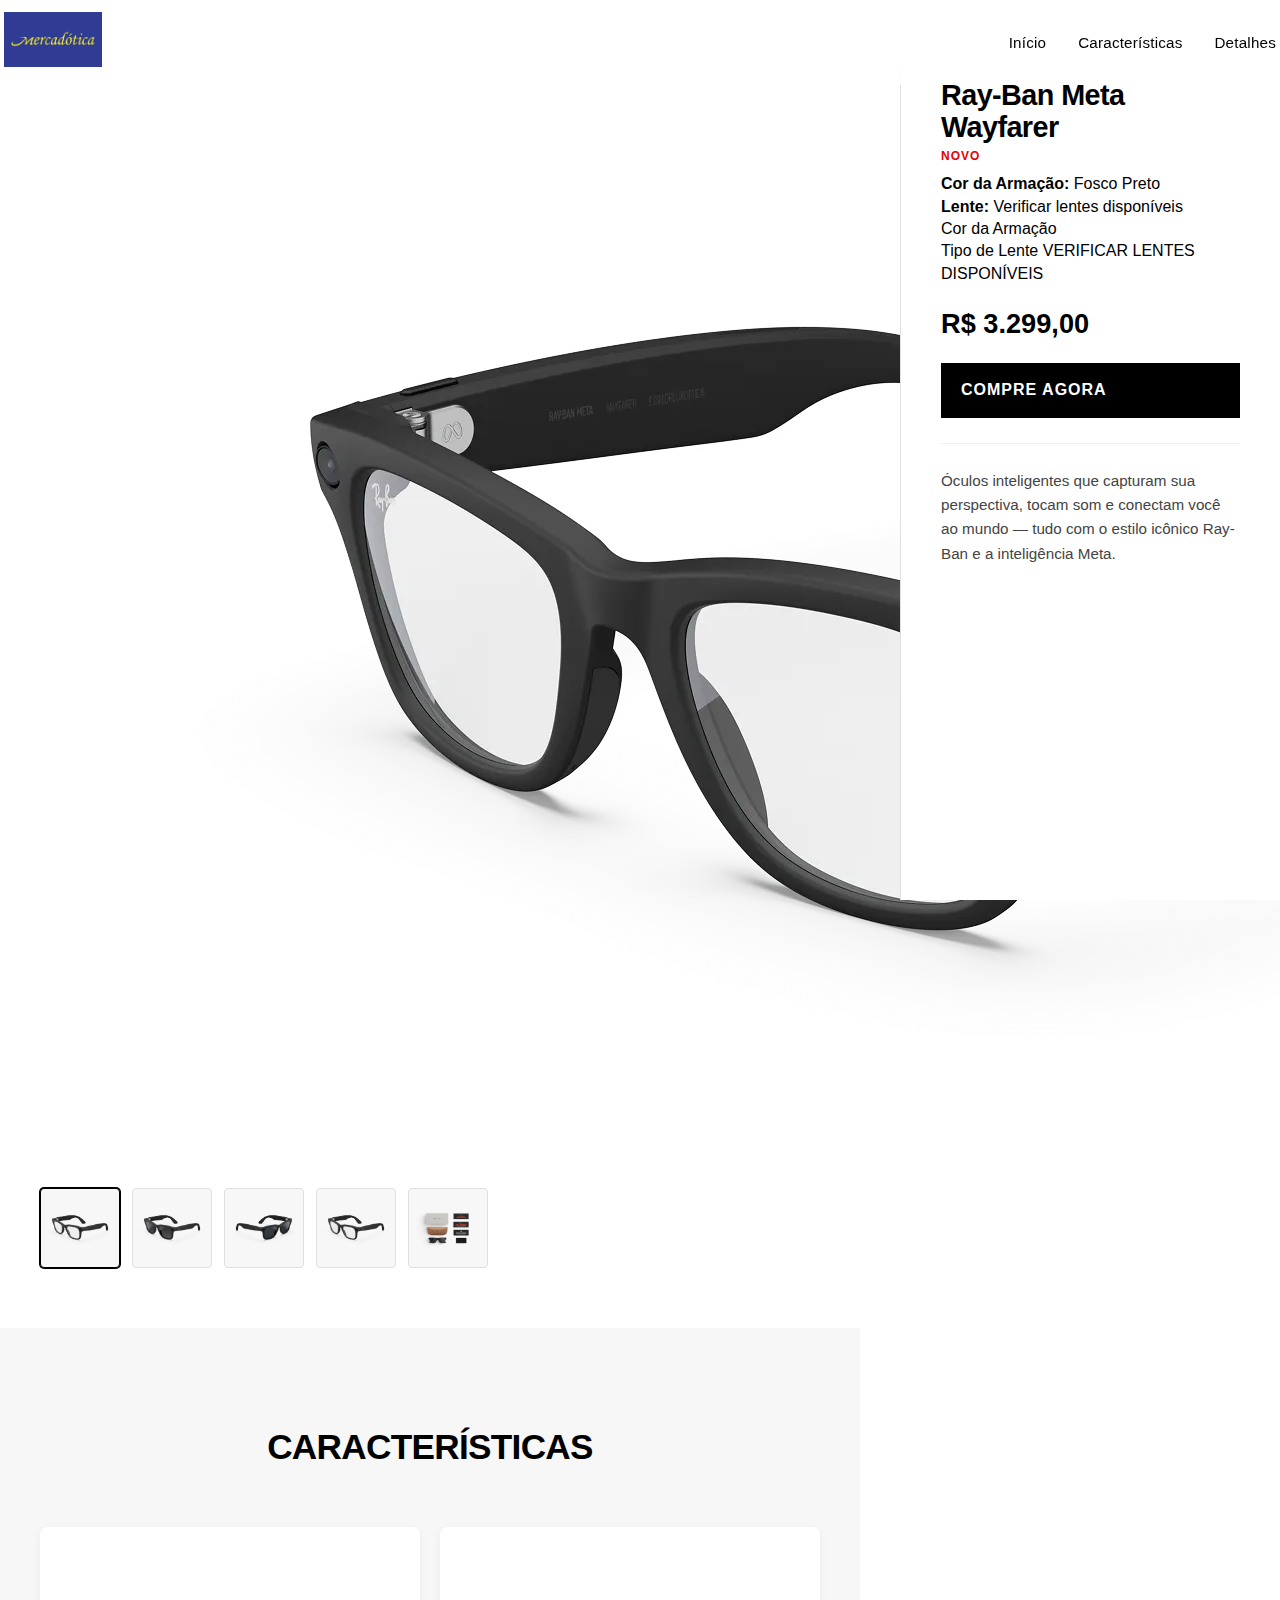
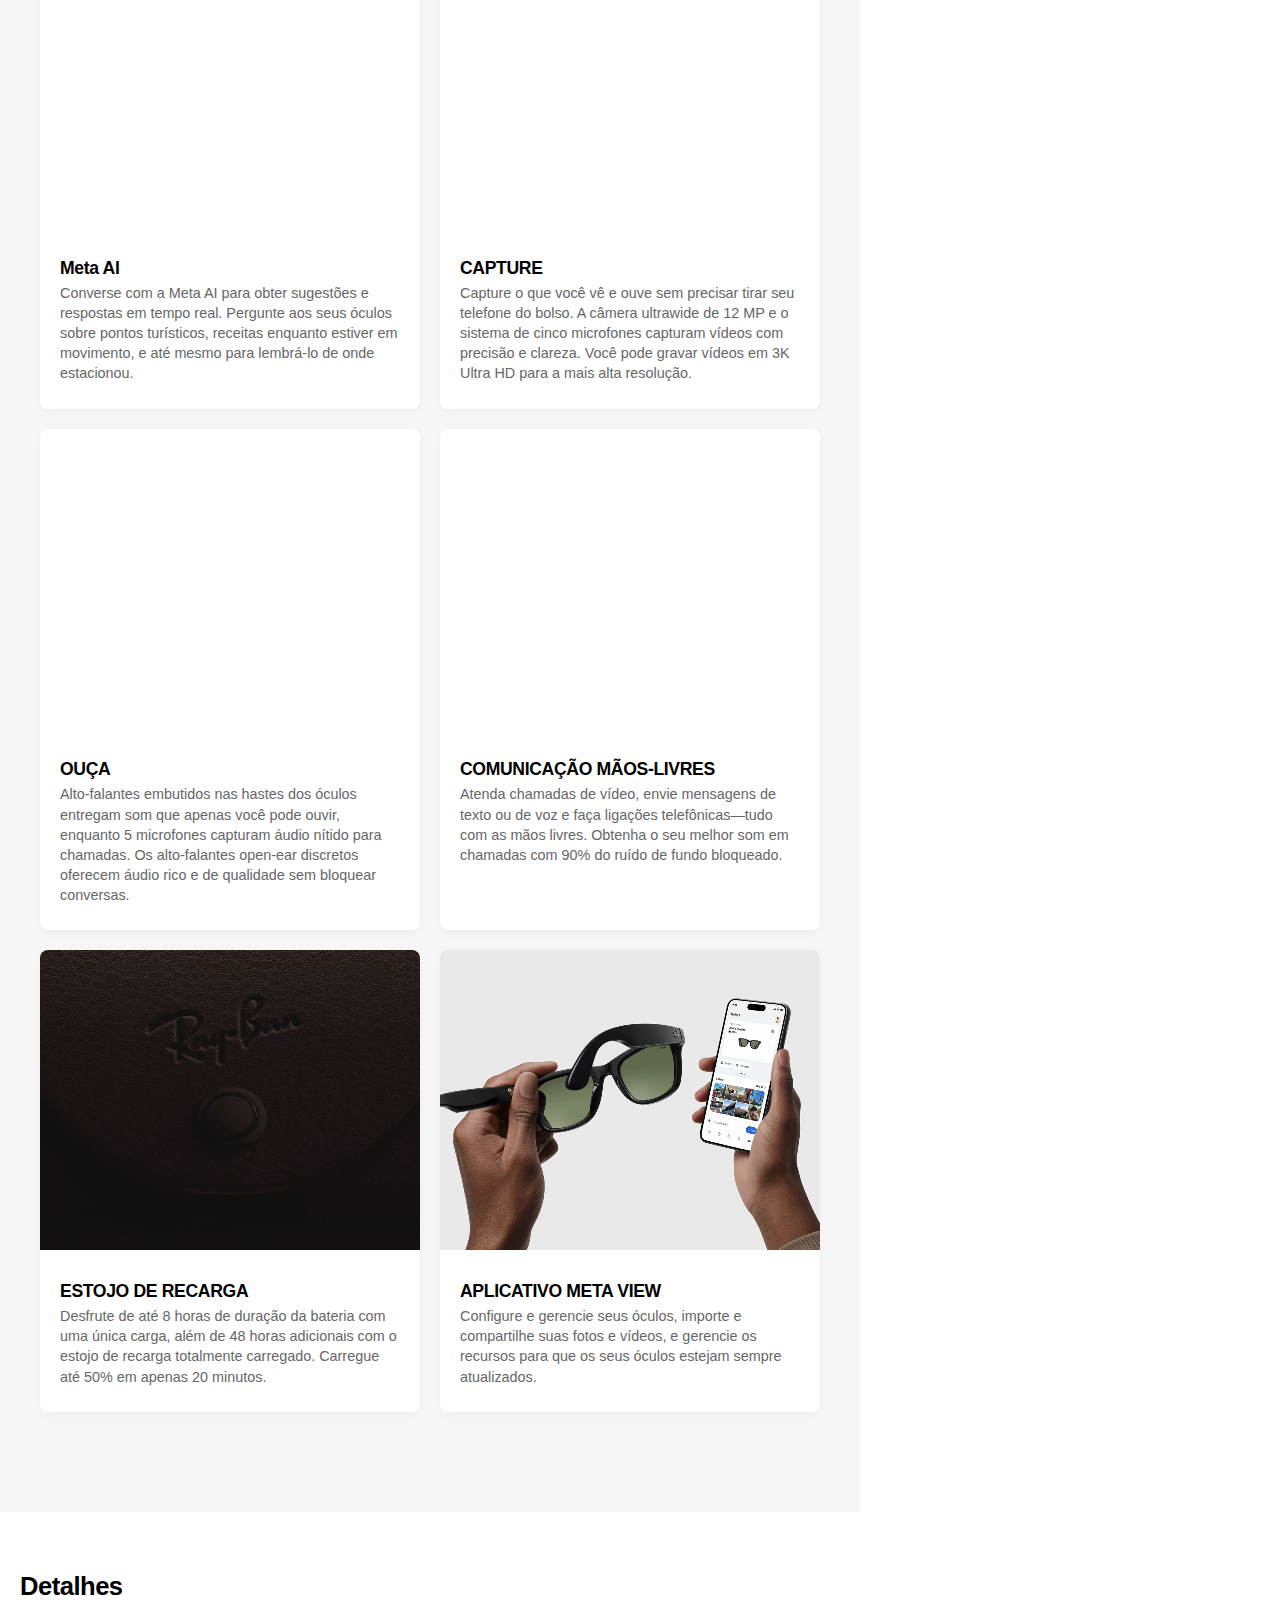
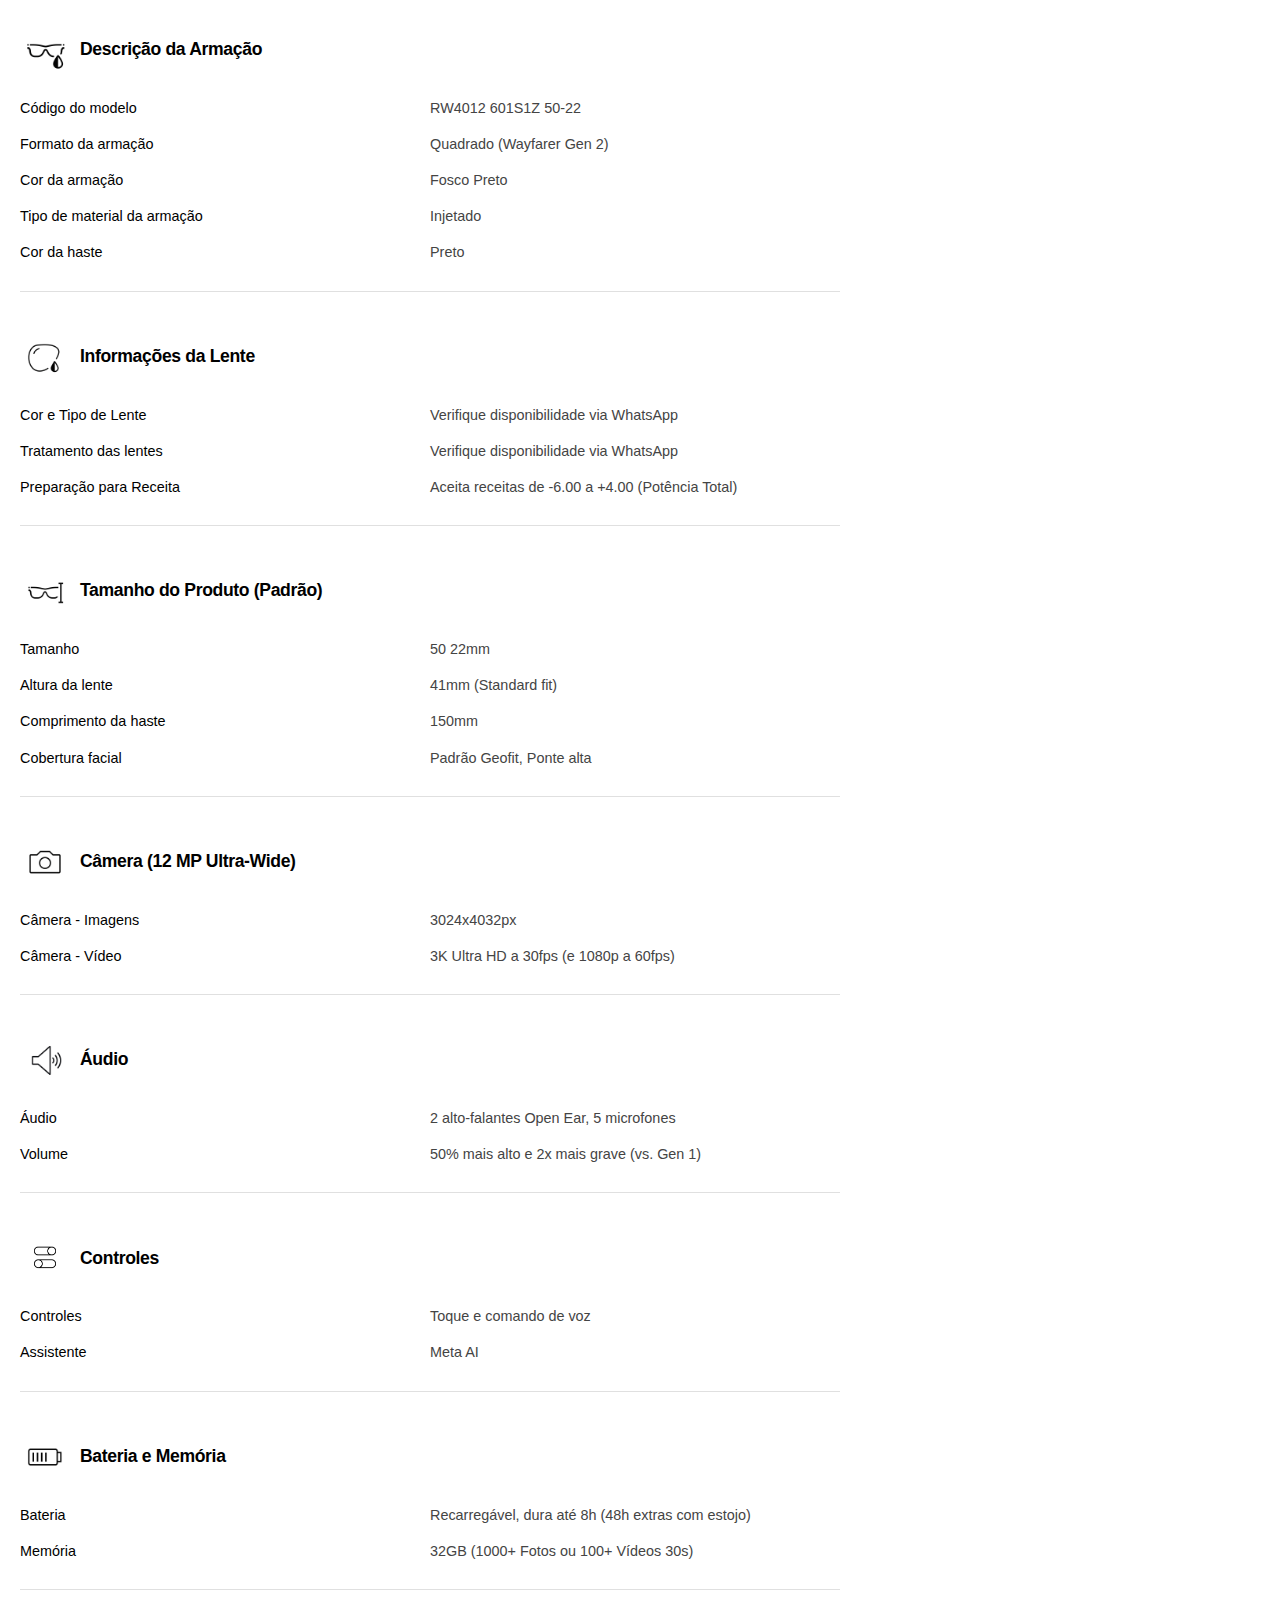
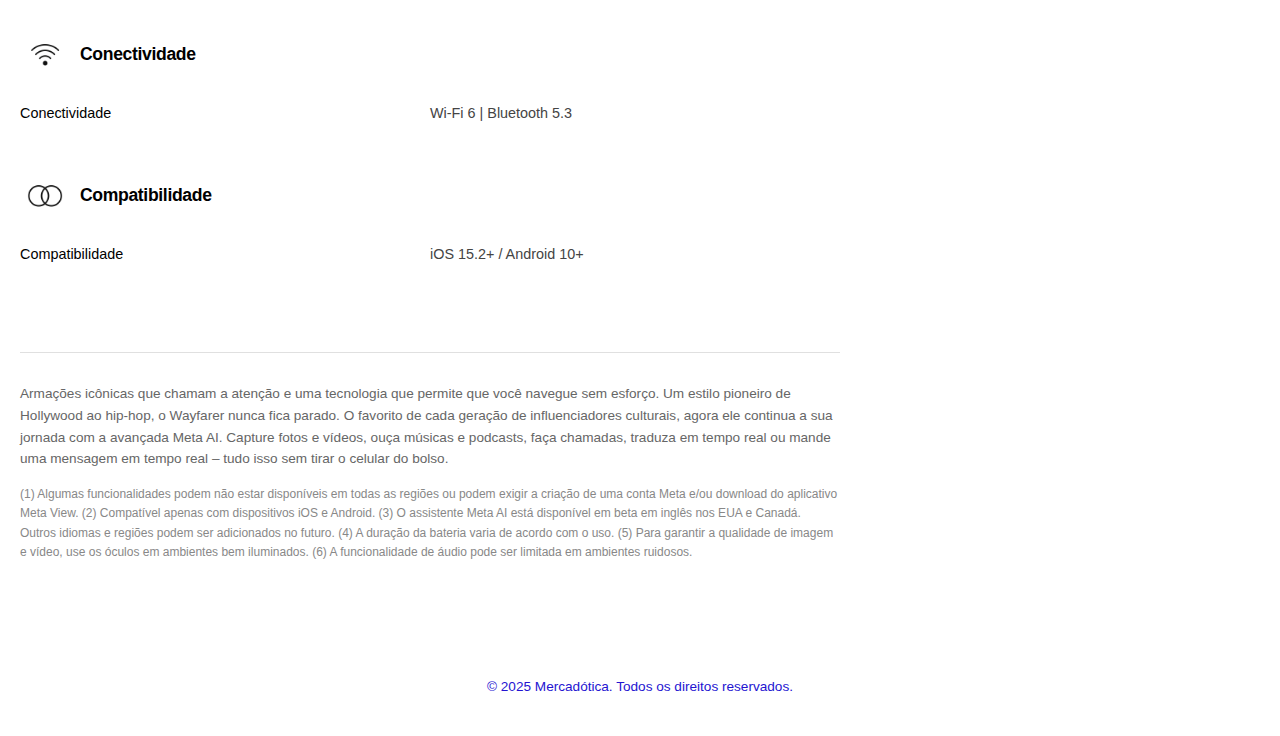
<file: wayfarer.html>
<!DOCTYPE html>
<html lang="pt-BR">

<head>
    <meta charset="UTF-8">
    <meta name="viewport" content="width=device-width, initial-scale=1.0">
    <title>Ray-Ban Meta | Wayfarer</title>

    <link rel="stylesheet" href="stylesRay.css">

</head>

<body>

    <header class="navbar">
        <div class="logo">
            <img src="mercadotica.png" alt="Mercadótica Logo">
        </div>
        <nav>
            <ul class="nav-links">
                <li><a href="index.html">Início</a></li>
                <li><a href="#caracteristicas">Características</a></li>
                <li><a href="#detalhes">Detalhes</a></li>
            </ul>
        </nav>
    </header>

    <main id="inicio">

        <section class="produto-detalhe" id="produtos">

            <div class="produto-container">
                <div class="galeria-produto">
                    <div class="imagem-principal-container">
                        <img id="imagem-principal" src="pretopolarizado.webp" alt="Ray-Ban Meta Wayfarer Fosco Preto">
                    </div>
                    <div class="miniaturas" id="miniaturas-galeria">
                    </div>
                </div>
            </div>

            <div class="side-info-panel">
                <div class="produto-info">
                    <h1>Ray-Ban Meta Wayfarer</h1>
                    <p class="tag-novo">NOVO</p>

                    <p class="cor-selecionada-texto">
                        <strong>Cor da Armação:</strong> <span id="cor-selecionada-nome">Fosco Preto</span><br>
                        <strong>Lente:</strong> <span id="lente-selecionada-nome">Verificar lentes disponíveis</span>
                    </p>

                    <div class="modelos-opcoes">

                        <div class="opcoes-grupo">
                            <label for="cores-lista">Cor da Armação</label>
                            <div class="opcoes-lista cores-lista" id="cores-lista">

                                <div class="opcao-item opcao-cor selected" data-cor="Fosco Preto"
                                    data-lente-padrao="Transitions" onclick="selecionarCor(this)">
                                    <div class="cor-mini" style="background-color: #000000;"></div>
                                </div>

                                <div class="opcao-item opcao-cor" data-cor="Azul Cósmico Brilhante "
                                    data-lente-padrao="Transitions" onclick="selecionarCor(this)">
                                    <div class="cor-mini" style="background-color: #2f2f82;"></div>
                                </div>

                                <div class="opcao-item opcao-cor" data-cor="Preto Brilhante "
                                    data-lente-padrao="Transitions" onclick="selecionarCor(this)">
                                    <div class="cor-mini" style="background-color: #111111;"></div>
                                </div>
                            </div>
                        </div>

                        <div class="opcoes-grupo">
                            <label for="btn-verificar-lentes">Tipo de Lente</label>
                            <a id="btn-verificar-lentes"
                                href="https://wa.me/557734296068?text=Olá,%20gostaria%20de%20verificar%20as%20lentes%20disponíveis%20para%20o%20Ray-Ban%20Meta%20Wayfarer%20na%20cor%20[COR_SELECIONADA]"
                                target="_blank" class="btn-verificar-lentes">
                                VERIFICAR LENTES DISPONÍVEIS
                            </a>
                        </div>

                    </div>
                    <p class="preco">R$ 3.299,00</p>
                    <a href="https://wa.me/557734296068?text=Olá,%20quero%20comprar%20o%20Ray-Ban%20Meta%20Wayfarer%20[COR_SELECIONADA]"
                        target="_blank" class="btn-comprar" id="btn-comprar">COMPRE AGORA</a>

                    <p class="descricao">Óculos inteligentes que capturam sua perspectiva, tocam som e conectam você ao
                        mundo — tudo com o estilo icônico Ray-Ban e a inteligência Meta.</p>
                </div>
            </div>

        </section>

        <section class="meta-ai-section" id="caracteristicas">
            <h2>CARACTERÍSTICAS</h2>
            <div class="meta-ai-cards">
                <div class="meta-card">
                    <video autoplay muted loop playsinline>
                        <source src="videoCabeloRosa.mp4" type="video/webm">
                    </video>
                    <div class="meta-card-text">
                        <h3>Meta AI</h3>
                        <p>Converse com a Meta AI para obter sugestões e respostas em tempo real. Pergunte aos seus
                            óculos sobre pontos turísticos, receitas enquanto estiver em movimento, e até mesmo para
                            lembrá-lo de onde estacionou.</p>
                    </div>
                </div>

                <div class="meta-card">
                    <video autoplay muted loop playsinline>
                        <source src="video2.mp4" type="video/mp4">
                    </video>
                    <div class="meta-card-text">
                        <h3>CAPTURE</h3>
                        <p>Capture o que você vê e ouve sem precisar tirar seu telefone do bolso. A câmera ultrawide de
                            12 MP e o sistema de cinco microfones capturam vídeos com precisão e clareza. Você pode
                            gravar vídeos em 3K Ultra HD para a mais alta resolução.</p>
                    </div>
                </div>

                <div class="meta-card">
                    <video autoplay muted loop playsinline>
                        <source src="videoPraia.mp4" type="video/mp4">
                    </video>
                    <div class="meta-card-text">
                        <h3>OUÇA</h3>
                        <p>Alto-falantes embutidos nas hastes dos óculos entregam som que apenas você pode ouvir,
                            enquanto 5 microfones capturam áudio nítido para chamadas. Os alto-falantes open-ear
                            discretos oferecem áudio rico e de qualidade sem bloquear conversas.</p>
                    </div>
                </div>

                <div class="meta-card">
                    <video autoplay muted loop playsinline>
                        <source src="videoAudio.mp4" type="video/mp4">
                    </video>
                    <div class="meta-card-text">
                        <h3>COMUNICAÇÃO MÃOS-LIVRES</h3>
                        <p>Atenda chamadas de vídeo, envie mensagens de texto ou de voz e faça ligações telefônicas—tudo
                            com as mãos livres. Obtenha o seu melhor som em chamadas com 90% do ruído de fundo
                            bloqueado.</p>
                    </div>
                </div>

                <div class="meta-card">
                    <video autoplay muted loop playsinline>
                        <source src="VideoEstojo.mp4" type="video/mp4">
                    </video>
                    <div class="meta-card-text">
                        <h3>ESTOJO DE RECARGA</h3>
                        <p>Desfrute de até 8 horas de duração da bateria com uma única carga, além de 48 horas
                            adicionais com o estojo de recarga totalmente carregado. Carregue até 50% em apenas 20
                            minutos.</p>
                    </div>
                </div>

                <div class="meta-card">
                    <video autoplay muted loop playsinline>
                        <source src="VideoApp.webm" type="video/mp4">
                    </video>
                    <div class="meta-card-text">
                        <h3>APLICATIVO META VIEW</h3>
                        <p>Configure e gerencie seus óculos, importe e compartilhe suas fotos e vídeos, e gerencie os
                            recursos para que os seus óculos estejam sempre atualizados.</p>
                    </div>
                </div>
            </div>
        </section>

        <section class="detalhes-produto" id="detalhes">
            <h2>Detalhes</h2>

            <div class="detalhes-grid">
                <div class="detalhe-item">
                    <div class="detalhe-titulo">
                        <img src="armacao_icon.png" alt="Descrição da Armação">
                        <h3>Descrição da Armação</h3>
                    </div>
                    <table>
                        <tr>
                            <th>Código do modelo</th>
                            <td id="detalhe-cod-modelo">RW4012 601S1Z 50-22</td>
                        </tr>
                        <tr>
                            <th>Formato da armação</th>
                            <td>Quadrado (Wayfarer Gen 2)</td>
                        </tr>
                        <tr>
                            <th>Cor da armação</th>
                            <td id="detalhe-cor-armacao">Fosco Preto</td>
                        </tr>
                        <tr>
                            <th>Tipo de material da armação</th>
                            <td>Injetado</td>
                        </tr>
                        <tr>
                            <th>Cor da haste</th>
                            <td>Preto</td>
                        </tr>
                    </table>
                </div>

                <div class="detalhe-item">
                    <div class="detalhe-titulo">
                        <img src="lente_icon.png" alt="Informações da Lente">
                        <h3>Informações da Lente</h3>
                    </div>
                    <table>
                        <tr>
                            <th>Cor e Tipo de Lente</th>
                            <td id="detalhe-cor-tipo-lente">Verifique disponibilidade via WhatsApp</td>
                        </tr>
                        <tr>
                            <th>Tratamento das lentes</th>
                            <td id="detalhe-tratamento-lente">Verifique disponibilidade via WhatsApp</td>
                        </tr>
                        <tr>
                            <th>Preparação para Receita</th>
                            <td>Aceita receitas de -6.00 a +4.00 (Potência Total)</td>
                        </tr>
                    </table>
                </div>

                <div class="detalhe-item">
                    <div class="detalhe-titulo">
                        <img src="tamanho_icon.png" alt="Tamanho do Produto">
                        <h3>Tamanho do Produto (Padrão)</h3>
                    </div>
                    <table>
                        <tr>
                            <th>Tamanho</th>
                            <td>50 22mm</td>
                        </tr>
                        <tr>
                            <th>Altura da lente</th>
                            <td>41mm (Standard fit)</td>
                        </tr>
                        <tr>
                            <th>Comprimento da haste</th>
                            <td>150mm</td>
                        </tr>
                        <tr>
                            <th>Cobertura facial</th>
                            <td>Padrão Geofit, Ponte alta</td>
                        </tr>
                    </table>
                </div>

                <div class="detalhe-item">
                    <div class="detalhe-titulo">
                        <img src="camera_icon.png" alt="Câmera">
                        <h3>Câmera (12 MP Ultra-Wide)</h3>
                    </div>
                    <table>
                        <tr>
                            <th>Câmera - Imagens</th>
                            <td>3024x4032px</td>
                        </tr>
                        <tr>
                            <th>Câmera - Vídeo</th>
                            <td>3K Ultra HD a 30fps (e 1080p a 60fps)</td>
                        </tr>
                    </table>
                </div>

                <div class="detalhe-item">
                    <div class="detalhe-titulo">
                        <img src="audio_icon.png" alt="Áudio">
                        <h3>Áudio</h3>
                    </div>
                    <table>
                        <tr>
                            <th>Áudio</th>
                            <td>2 alto-falantes Open Ear, 5 microfones</td>
                        </tr>
                        <tr>
                            <th>Volume</th>
                            <td>50% mais alto e 2x mais grave (vs. Gen 1)</td>
                        </tr>
                    </table>
                </div>

                <div class="detalhe-item">
                    <div class="detalhe-titulo">
                        <img src="controles_icon.png" alt="Controles">
                        <h3>Controles</h3>
                    </div>
                    <table>
                        <tr>
                            <th>Controles</th>
                            <td>Toque e comando de voz</td>
                        </tr>
                        <tr>
                            <th>Assistente</th>
                            <td>Meta AI</td>
                        </tr>
                    </table>
                </div>

                <div class="detalhe-item">
                    <div class="detalhe-titulo">
                        <img src="bateria_icon.png" alt="Bateria e Memória">
                        <h3>Bateria e Memória</h3>
                    </div>
                    <table>
                        <tr>
                            <th>Bateria</th>
                            <td>Recarregável, dura até 8h (48h extras com estojo)</td>
                        </tr>
                        <tr>
                            <th>Memória</th>
                            <td>32GB (1000+ Fotos ou 100+ Vídeos 30s)</td>
                        </tr>
                    </table>
                </div>

                <div class="detalhe-item">
                    <div class="detalhe-titulo">
                        <img src="conectividade_icon.png" alt="Conectividade">
                        <h3>Conectividade</h3>
                    </div>
                    <table>
                        <tr>
                            <th>Conectividade</th>
                            <td>Wi-Fi 6 | Bluetooth 5.3</td>
                        </tr>
                    </table>
                </div>

                <div class="detalhe-item">
                    <div class="detalhe-titulo">
                        <img src="compatibilidade_icon.png" alt="Compatibilidade">
                        <h3>Compatibilidade</h3>
                    </div>
                    <table>
                        <tr>
                            <th>Compatibilidade</th>
                            <td>iOS 15.2+ / Android 10+</td>
                        </tr>
                    </table>
                </div>
            </div>

            <div class="legal-text">
                <p>Armações icônicas que chamam a atenção e uma tecnologia que permite que você navegue sem esforço. Um
                    estilo pioneiro de Hollywood ao hip-hop, o Wayfarer nunca fica parado. O favorito de cada geração de
                    influenciadores culturais, agora ele continua a sua jornada com a avançada Meta AI. Capture fotos e
                    vídeos, ouça músicas e podcasts, faça chamadas, traduza em tempo real ou mande uma mensagem em tempo
                    real – tudo
                    isso sem tirar o celular do bolso.</p>
                <p class="small-print">(1) Algumas funcionalidades podem não estar disponíveis em todas as regiões ou
                    podem exigir a criação de uma conta Meta e/ou download do aplicativo Meta View. (2) Compatível
                    apenas com
                    dispositivos iOS e Android. (3) O assistente Meta AI está disponível em beta em inglês nos EUA e
                    Canadá. Outros idiomas e regiões podem ser adicionados no futuro. (4) A duração da bateria varia de
                    acordo
                    com o uso. (5) Para garantir a qualidade de imagem e vídeo, use os óculos em ambientes bem
                    iluminados. (6)
                    A funcionalidade de áudio pode ser limitada em ambientes ruidosos.</p>
            </div>
        </section>

    </main>

    <footer class="footer" id="contato">
        <p>&copy; 2025 Mercadótica. Todos os direitos reservados.</p>
    </footer>

    <script>
        // Mapeamento de imagens para CADA COR (5 fotos por cor)
        const PRODUTO_DATA = {
            "Fosco Preto": {
                codModelo: "RW4012 601S1Z 50-22",
                corArmacao: "Fosco Preto",
                imagens: [
                    "pretow1.webp", // Imagem 1 (Principal)
                    "pretow2.webp", // Imagem 2
                    "pretow3.webp", // Imagem 3
                    "pretow4.webp", // Imagem 4
                    "pretow5.webp" // Imagem 5
                ]
            },
            "Azul Cósmico Brilhante ": {
                codModelo: "RW4012 6628MF 50-22",
                corArmacao: "Azul Cósmico Brilhante ",
                imagens: [
                    "azulw1.png", // Imagem 1 (Principal)
                    "azulw2.webp", // Imagem 2
                    "azulw3.webp", // Imagem 3 (Usando imagem de outra cor como exemplo)
                    "azulw5.webp", // Imagem 4
                    "azulw4.webp" // Imagem 5
                ]
            },
            "Preto Brilhante ": {
                codModelo: "RW4012 601/71-T 50-22",
                corArmacao: "Preto Brilhante ",
                imagens: [
                    "brilhantew1.png", // Imagem 1 (Principal)
                    "brilhantew2.webp", // Imagem 2
                    "brilhantew3.webp", // Imagem 3
                    "brilhantew4.webp", // Imagem 4
                    "brilhantew5.webp" // Imagem 5 (Usando imagem de outra cor como exemplo)
                ]
            }
            // Adicione outras cores aqui se tiver mais de 3
        };

        let corAtual = "Fosco Preto";

        document.addEventListener('DOMContentLoaded', () => {
            // Garante que o estado inicial (imagem, texto de detalhes) é carregado corretamente
            atualizarGaleriaEDetalhes();
        });

        function selecionarCor(elemento) {
            // 1. Remove a seleção de todos os itens de cor
            document.querySelectorAll('.opcao-cor').forEach(item => {
                item.classList.remove('selected');
            });

            // 2. Adiciona a seleção ao item clicado
            elemento.classList.add('selected');

            // 3. Atualiza a variável de estado
            corAtual = elemento.getAttribute('data-cor');

            // 4. Atualiza a exibição (galeria e detalhes)
            atualizarGaleriaEDetalhes();
        }

        function atualizarGaleriaEDetalhes() {
            const data = PRODUTO_DATA[corAtual];
            const imagemPrincipalElement = document.getElementById('imagem-principal');
            const miniaturasContainer = document.getElementById('miniaturas-galeria');
            const corNomeCompleto = data ? data.corArmacao : "Indefinida";

            if (data) {
                // --- 1. Atualiza a Galeria (Imagem Principal e Miniaturas) ---

                // A. Troca a Imagem Principal
                imagemPrincipalElement.style.opacity = '0'; // Esconde para transição
                setTimeout(() => {
                    imagemPrincipalElement.src = data.imagens[0]; // Primeira imagem como principal
                    imagemPrincipalElement.alt = `Ray-Ban Meta Wayfarer ${corNomeCompleto}`;
                    imagemPrincipalElement.style.opacity = '1'; // Mostra a nova imagem
                }, 150); // Transição rápida

                // B. Popula as Miniaturas
                miniaturasContainer.innerHTML = ''; // Limpa as miniaturas anteriores
                data.imagens.forEach((imgSrc, index) => {
                    const img = document.createElement('img');
                    img.src = imgSrc;
                    img.onclick = () => mudarImagem(img);
                    // Apenas a primeira miniatura é selecionada por padrão
                    if (index === 0) {
                        img.classList.add('selected');
                    }
                    miniaturasContainer.appendChild(img);
                });


                // --- 2. Atualiza a Info Principal e Botoes ---

                // A. Atualiza o texto na Info Principal (Cor)
                document.getElementById('cor-selecionada-nome').textContent = corNomeCompleto;
                // B. A lente e cor de lente permanecem fixas (Verificar lentes disponíveis)

                // C. Atualiza os links do WhatsApp
                const linkComprar = document.getElementById('btn-comprar');
                const linkLentes = document.getElementById('btn-verificar-lentes');

                const corUrl = encodeURIComponent(corNomeCompleto);

                linkComprar.href = `https://wa.me/557734296068?text=Olá,%20quero%20comprar%20o%20Ray-Ban%20Meta%20Wayfarer%20na%20cor%20${corUrl}`;
                linkLentes.href = `https://wa.me/557734296068?text=Olá,%20gostaria%20de%20verificar%20as%20lentes%20disponíveis%20para%20o%20Ray-Ban%20Meta%20Wayfarer%20na%20cor%20${corUrl}`;


                // --- 3. Atualiza o painel de Detalhes Técnicos (Armação) ---

                // As informações de lente são fixas em "Verifique disponibilidade via WhatsApp"
                document.getElementById('detalhe-cod-modelo').textContent = data.codModelo;
                document.getElementById('detalhe-cor-armacao').textContent = corNomeCompleto;
                document.getElementById('detalhe-cor-tipo-lente').textContent = "Verifique disponibilidade via WhatsApp";
                document.getElementById('detalhe-tratamento-lente').textContent = "Verifique disponibilidade via WhatsApp";


            } else {
                console.error(`Combinação de cor não encontrada: ${corAtual}`);
                // Opcional: define uma imagem de erro/padrão
            }
        }

        // Função para as Miniaturas da Galeria
        function mudarImagem(miniatura) {
            const imagemPrincipal = document.getElementById('imagem-principal');

            // 1. Remove a seleção das outras miniaturas
            document.querySelectorAll('#miniaturas-galeria img').forEach(img => {
                img.classList.remove('selected');
            });

            // 2. Adiciona a seleção à miniatura clicada
            miniatura.classList.add('selected');

            // 3. Troca a imagem principal (com transição)
            imagemPrincipal.style.opacity = '0';
            setTimeout(() => {
                imagemPrincipal.src = miniatura.src;
                imagemPrincipal.style.opacity = '1';
            }, 150);
        }
    </script>
</body>

</html>
</file>
<file: stylesRay.css>
* {
    margin: 0;
    padding: 0;
    box-sizing: border-box;
}

html {
    scroll-behavior: smooth;
}

body {
    font-family: -apple-system, BlinkMacSystemFont, "Segoe UI", Roboto, Helvetica, Arial, sans-serif, "Apple Color Emoji", "Segoe UI Emoji", "Segoe UI Symbol";
    color: #000000;
    background-color: #ffffff;
    line-height: 1.4;
    overflow-x: hidden;
    -webkit-font-smoothing: antialiased;
    text-rendering: optimizeLegibility;
}

a {
    text-decoration: none;
    color: inherit;
    transition: opacity 0.2s;
}

a:hover {
    opacity: 0.7;
}

/* Container de conteúdo principal - Ajustado para dar espaço ao painel fixo */
main {
    padding-top: 60px;
    /* Altura da navbar fixa */
    /* Margem para acomodar o painel fixo (380px do painel + 40px de respiro) */
    padding-right: 420px;
}

/* Estilo para todas as seções */
section {
    padding: 80px 20px;
    max-width: 100%;
    margin: 0 auto;
}

h1,
h2,
h3 {
    font-weight: 500;
    line-height: 1.1;
    letter-spacing: -0.02em;
}

/* ===== NAVBAR ===== */
.navbar {
    position: fixed;
    top: 0;
    left: 0;
    width: 100%;
    padding: 12px 4px;
    display: flex;
    justify-content: space-between;
    align-items: center;
    background: rgba(255, 255, 255, 0.5);
    backdrop-filter: blur(8px);
    z-index: 1000;
    transition: background 0.3s ease;
}


.navbar .logo img {
    height: 55px;
}

.navbar ul {
    list-style: none;
    display: flex;
    gap: 32px;
}

.navbar a {
    color: #000000;
    font-weight: 400;
    font-size: 0.95rem;
    letter-spacing: 0.2px;
}

/* ===== PRODUTO DETALHE (Seção Principal) ===== */
.produto-detalhe {
    padding-top: 60px;
    padding-bottom: 60px;
    background-color: #ffffff;
}

/* AJUSTES NO PRODUTO CONTAINER: Aumenta a largura para dar destaque à galeria */
.produto-container {
    display: block;
    max-width: 1000px;
    /* Largura maior para a galeria */
    width: 100%;
    margin: 0 auto;
    padding: 0 20px;
}

/* ===== GALERIA DE IMAGENS - Efeito de Zoom Adicionado ===== */
.galeria-produto {
    display: flex;
    flex-direction: column;
    align-items: flex-start;
}

.imagem-principal {
    width: 100%;
    overflow: hidden;
    cursor: zoom-in;
    /* Indica que é clicável para zoom */
}

.imagem-principal img {
    width: 100%;
    max-width: 100%;
    display: block;
    transition: transform 0.3s ease-out;
    /* Suaviza o efeito */
}

.imagem-principal img:hover {
    transform: scale(1.05);
    /* Efeito de aumento ao passar o mouse */
}

.miniaturas {
    display: flex;
    gap: 12px;
    margin-top: 16px;
    flex-wrap: wrap;
}

.miniaturas img {
    width: 80px;
    height: 80px;
    object-fit: contain;
    background-color: #f7f7f7;
    border-radius: 4px;
    cursor: pointer;
    border: 1px solid #e0e0e0;
    transition: border-color 0.2s, box-shadow 0.2s;
}

.miniaturas img.selected {
    border-color: #000000;
    box-shadow: 0 0 0 1px #000000;
}

/* ===== NOVO PAINEL DE INFORMAÇÕES (FIXO na Lateral) ===== */
.side-info-panel {
    position: fixed;
    top: 60px;
    right: 0;
    height: calc(100vh - 60px);
    width: 380px;
    background-color: #ffffff;
    padding: 20px 40px;
    border-left: 1px solid #e0e0e0;
    z-index: 999;
    overflow-y: auto;
}

.produto-info {
    position: static;
    display: flex;
    flex-direction: column;
}

.produto-info h1 {
    font-size: 1.8rem;
    font-weight: 700;
    margin-bottom: 5px;
}

.tag-novo {
    color: #e60000;
    font-weight: 600;
    font-size: 0.75rem;
    letter-spacing: 1px;
    text-transform: uppercase;
    margin-bottom: 8px;
}

.produto-opcoes {
    display: flex;
    flex-direction: column;
    gap: 15px;
    margin-top: 15px;
    padding-bottom: 10px;
    border-bottom: 1px solid #f0f0f0;
}

.produto-opcoes p {
    font-size: 0.95rem;
    font-weight: 400;
}

.cores {
    display: flex;
    gap: 8px;
    margin-top: 5px;
}

.cor {
    width: 32px;
    height: 32px;
    border-radius: 50%;
    border: 1px solid #999;
    cursor: pointer;
    transition: border-color 0.2s, outline 0.2s;
}

.cor.selected {
    border: 3px solid #000;
    outline: 1px solid #fff;
}

.preco {
    font-size: 1.7rem;
    font-weight: 700;
    margin: 20px 0;
}

.btn-comprar {
    background-color: #000000;
    color: #fff;
    border: none;
    padding: 16px 20px;
    width: 100%;
    border-radius: 0;
    font-size: 1rem;
    font-weight: 700;
    text-transform: uppercase;
    letter-spacing: 1px;
    cursor: pointer;
    transition: background 0.3s;
}

.btn-comprar:hover {
    background-color: #333333;
}

.descricao {
    font-size: 0.95rem;
    line-height: 1.6;
    color: #444;
    margin-top: 25px;
    border-top: 1px solid #f0f0f0;
    padding-top: 25px;
}


/* ===== RECURSOS META AI (Cards) - Ajustado para preencher a largura ===== */
.meta-ai-section {
    padding: 100px 20px;
    background-color: #f7f7f7;
    text-align: center;
}

.meta-ai-section h2 {
    font-size: 2.2rem;
    font-weight: 700;
    margin-bottom: 60px;
}

.meta-ai-cards {
    display: grid;
    grid-template-columns: repeat(auto-fit, minmax(350px, 1fr));
    gap: 20px;
    max-width: 100%;
    margin: 0 auto;
    padding: 0 20px;
}

.meta-card {
    width: 100%;
    border-radius: 8px;
    overflow: hidden;
    box-shadow: 0 2px 10px rgba(0, 0, 0, 0.05);
    background-color: #fff;
    cursor: default;
    transition: box-shadow 0.3s;
}

.meta-card video {
    width: 100%;
    height: 300px;
    object-fit: cover;
}

.meta-card-text {
    padding: 25px 20px;
    text-align: left;
}

.meta-card-text h3 {
    font-size: 1.1rem;
    font-weight: 600;
    margin-bottom: 5px;
}

.meta-card-text p {
    font-size: 0.9rem;
    color: #666;
}

/* ===== DETALHES PRODUTO (Estrutura Modular) ===== */
.detalhes-produto {
    padding: 60px 20px;
    background-color: #ffffff;
}

.detalhes-produto h2 {
    font-size: 1.6rem;
    font-weight: 700;
    margin-bottom: 25px;
    text-align: left;
    max-width: 900px;
    margin-left: auto;
    margin-right: auto;
}

.detalhes-grid {
    max-width: 900px;
    margin: 0 auto;
    display: grid;
    grid-template-columns: repeat(auto-fit, minmax(400px, 1fr));
    gap: 20px 40px;
}

.detalhe-item {
    border-bottom: 1px solid #e0e0e0;
    padding-bottom: 20px;
    margin-bottom: 20px;
}

.detalhe-item:last-of-type {
    border-bottom: none;
    margin-bottom: 0;
}

.detalhes-grid>div:nth-last-child(-n+2) {
    border-bottom: none;
    margin-bottom: 0;
}


.detalhe-titulo {
    display: flex;
    align-items: center;
    gap: 10px;
    margin-bottom: 15px;
}

.detalhe-titulo img {
    height: 50px;
    width: 50px;
    object-fit: contain;
}

.detalhe-titulo h3 {
    font-size: 1.1rem;
    font-weight: 600;
    color: #000;
}

.detalhe-item table {
    width: 100%;
    border-collapse: collapse;
}

.detalhe-item th,
.detalhe-item td {
    padding: 8px 0;
    text-align: left;
    font-size: 0.9rem;
    font-weight: 400;
    color: #444;
    border-bottom: none;
}

.detalhe-item th {
    width: 50%;
    font-weight: 500;
    color: #000;
}

.legal-text {
    max-width: 900px;
    margin: 60px auto 0;
    font-size: 0.85rem;
    line-height: 1.6;
    color: #666;
    border-top: 1px solid #e0e0e0;
    padding-top: 30px;
}

.legal-text p {
    margin-bottom: 15px;
}

.legal-text .small-print {
    font-size: 0.75rem;
    color: #888;
}


/* ===== FOOTER ===== */
.footer {
    padding: 40px 20px;
    text-align: center;
    background-color: #ffffff;
    color: #2414d1;
    font-size: 0.85rem;
    font-weight: 300;
}

/* ===== RESPONSIVIDADE (MOBILE) - CORRIGIDA A ORDEM DE EXIBIÇÃO ===== */
@media (max-width: 992px) {

    /* Remove a margem extra do main e deixa-o em 100% da largura */
    main {
        padding-right: 0;
        /* HACK: Se o main for o pai direto, podemos usar flex para garantir a ordem */
        /* display: flex; 
        flex-direction: column; */
    }

    /* O painel lateral FIXO vira um elemento normal de bloco no mobile */
    .side-info-panel {
        position: relative;
        top: auto;
        right: auto;
        height: auto;
        width: 100%;
        border-left: none;
        /* O painel de compra fica no topo, então removemos a padding-top que era para a navbar */
        padding: 20px;

        /* AQUI ESTÁ A CHAVE: Order 1 para aparecer ANTES da galeria/detalhes no mobile */
        /* Se o main/pai for um flex/grid container, isso garante que ele seja o primeiro item. */
        /* order: 1; */

        display: block;
        z-index: 1;
        /* Não precisa de um z-index muito alto */
    }

    /* O elemento que contém a galeria fica abaixo do painel de compra */
    .produto-detalhe {
        padding-top: 0;
        /* Remove padding-top desnecessário após o painel de compra */
        padding-bottom: 0;
        /* order: 2; */
        /* Se o main/pai for um flex/grid container, isso garante que ele seja o segundo item. */
    }

    .produto-container {
        max-width: 100%;
        gap: 40px;
        padding-bottom: 40px;
    }

    /* Adaptação dos cards de recursos */
    .meta-ai-cards {
        grid-template-columns: 1fr;
        /* Coluna única no mobile */
        padding: 0;
    }

    .meta-card video {
        height: 200px;
        /* Reduz a altura do vídeo no mobile */
    }

    .detalhes-grid {
        grid-template-columns: 1fr;
        gap: 0;
    }

    .detalhe-item {
        border-bottom: 1px solid #e0e0e0;
        margin-bottom: 20px;
        padding-bottom: 20px;
    }

    .detalhe-item:last-child {
        border-bottom: none;
        margin-bottom: 0;
        padding-bottom: 0;
    }
}

@media (max-width: 600px) {
    .navbar {
        padding: 0 15px;
        height: 50px;
    }

    .nav-links {
        display: none;
    }

    .produto-detalhe,
    .meta-ai-section {
        padding: 40px 15px;
    }

    .produto-info h1 {
        font-size: 1.5rem;
    }

    .preco {
        font-size: 1.5rem;
    }

    .meta-ai-section h2 {
        font-size: 1.8rem;
    }

    .detalhes-produto h2 {
        font-size: 1.4rem;
    }

    .detalhe-item th,
    .detalhe-item td {
        font-size: 0.85rem;
    }

    .legal-text {
        margin-top: 40px;
        padding-top: 20px;
        font-size: 0.8rem;
    }
}
/* ===== ESTILOS PARA O EXPERIMENTADOR ONLINE (Virtual Try-On Hack) ===== */

.try-on-wrapper {
    /* Centraliza o container principal do experimentador */
    max-width: 900px;
    /* Defina a largura máxima que você deseja */
    margin: 80px auto;
    padding: 0 20px;
    text-align: center;
}

.try-on-wrapper h2 {
    font-size: 1.8rem;
    margin-bottom: 20px;
}

.try-on-container {
    /* Define o limite da área visível */
    width: 100%;
    height: 700px;
    /* ALTURA VISÍVEL: Ajuste este valor se a barra ainda aparecer */
    position: relative;
    overflow: hidden;
    /* CRUCIAL: Esconde o que excede o limite (a tarja de compra) */
    border-radius: 8px;
    box-shadow: 0 4px 15px rgba(0, 0, 0, 0.1);
}

.try-on-container iframe {
    /* O iFrame preenche o container */
    width: 100%;
    height: 100%;
    display: block;

    /* A CHAVE: Posiciona o iFrame para que a tarja de compra fique forada da área visível. */
    /* Este valor (por exemplo, 100px) empurra o conteúdo inferior para baixo */
    height: calc(100% + 100px);

    /* Nota: Se a tarja estiver na parte superior, você usaria 'margin-top: -[valor]' */
}

.try-on-info {
    font-size: 0.9rem;
    color: #666;
    margin-top: 15px;
}
</file>
